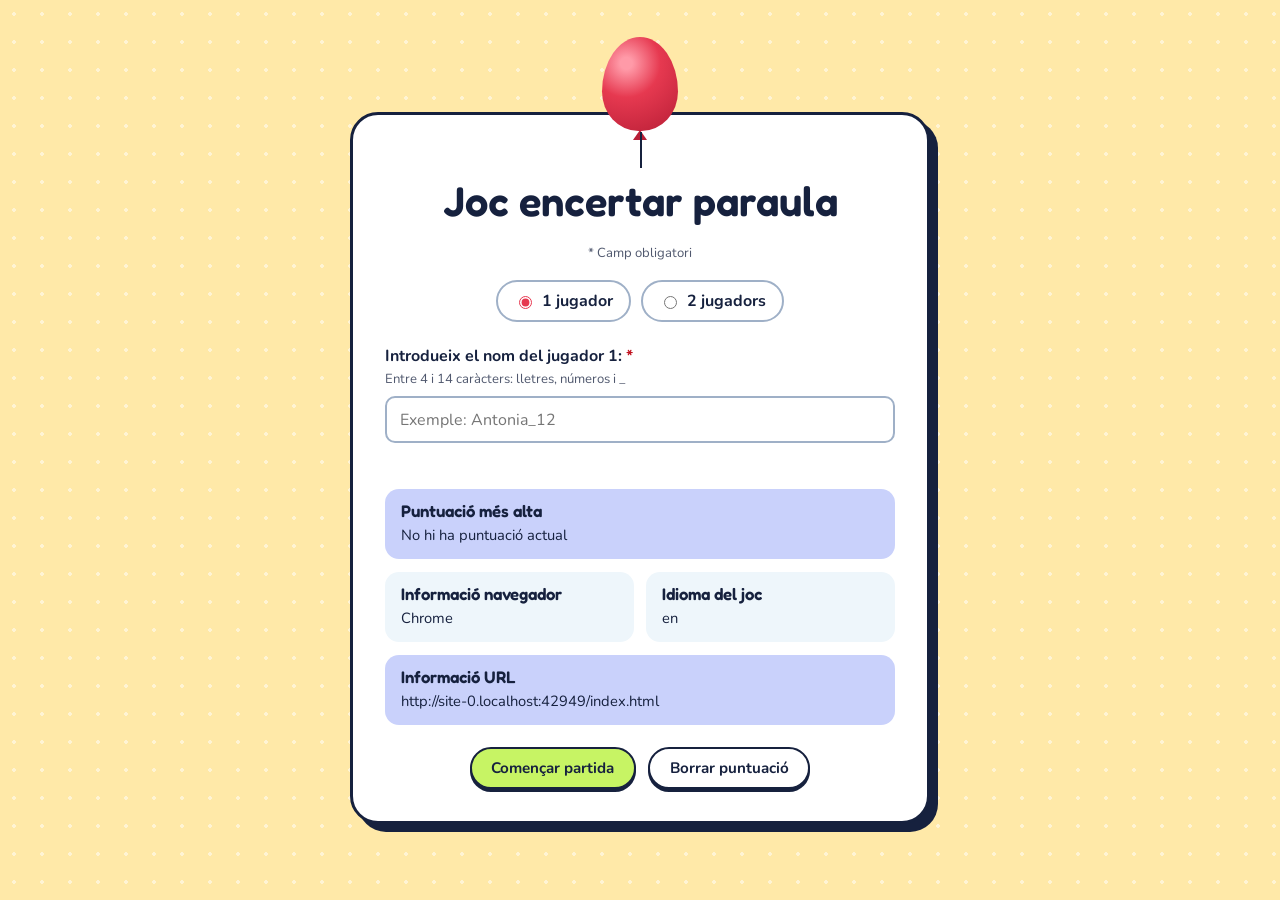
<file: index.html>
<!DOCTYPE html>
<html lang="ca">
<head>
  <meta charset="UTF-8">
  <meta name="viewport" content="width=device-width, initial-scale=1">
  <title>Joc encertar paraula</title>
  <link rel="preconnect" href="https://fonts.googleapis.com">
  <link rel="preconnect" href="https://fonts.gstatic.com" crossorigin>
  <link rel="stylesheet" href="https://fonts.googleapis.com/css2?family=Fredoka:wght@500;600&family=Nunito:wght@400;700;800&display=swap">
  <link rel="stylesheet" href="css/estils.css">
  <script src="js/index.js" defer></script>
</head>
<body class="pagina-inici">
  <main class="targeta-inici">
    <div class="globus-deco" aria-hidden="true"></div>
    <h1>Joc encertar paraula</h1>

    <form id="formulari-jugadors" novalidate>
      <p class="nota-obligatori">* Camp obligatori</p>

      <fieldset class="selector-jugadors">
        <legend class="sr-nomes">Nombre de jugadors</legend>
        <label><input type="radio" name="num-jugadors" value="1" checked> 1 jugador</label>
        <label><input type="radio" name="num-jugadors" value="2"> 2 jugadors</label>
      </fieldset>

      <div class="camp" id="camp-jugador1">
        <label for="nom-jugador1">Introdueix el nom del jugador 1: <span class="obligatori">*</span></label>
        <small class="pista">Entre 4 i 14 caràcters: lletres, números i _</small>
        <input type="text" id="nom-jugador1" name="nom-jugador1" placeholder="Exemple: Antonia_12" autocomplete="off">
        <p class="missatge" id="missatge-jugador1" role="alert"></p>
      </div>

      <div class="camp" id="camp-jugador2" hidden>
        <label for="nom-jugador2">Introdueix el nom del jugador 2: <span class="obligatori">*</span></label>
        <small class="pista">Entre 4 i 14 caràcters: lletres, números i _</small>
        <input type="text" id="nom-jugador2" name="nom-jugador2" placeholder="Exemple: Manolo15" autocomplete="off">
        <p class="missatge" id="missatge-jugador2" role="alert"></p>
      </div>

      <div class="informacio">
        <section class="destacat">
          <h2>Puntuació més alta</h2>
          <p id="puntuacio-alta">No hi ha puntuació actual</p>
        </section>
        <section>
          <h2>Informació navegador</h2>
          <p id="info-navegador"></p>
        </section>
        <section>
          <h2>Idioma del joc</h2>
          <p id="info-idioma"></p>
        </section>
        <section class="destacat">
          <h2>Informació URL</h2>
          <p id="info-url"></p>
        </section>
      </div>

      <div class="botons">
        <button type="submit" id="boto-comencar" class="boto">Començar partida</button>
        <button type="button" id="boto-borrar" class="boto boto--suau">Borrar puntuació</button>
      </div>
    </form>
  </main>
</body>
</html>
</file>
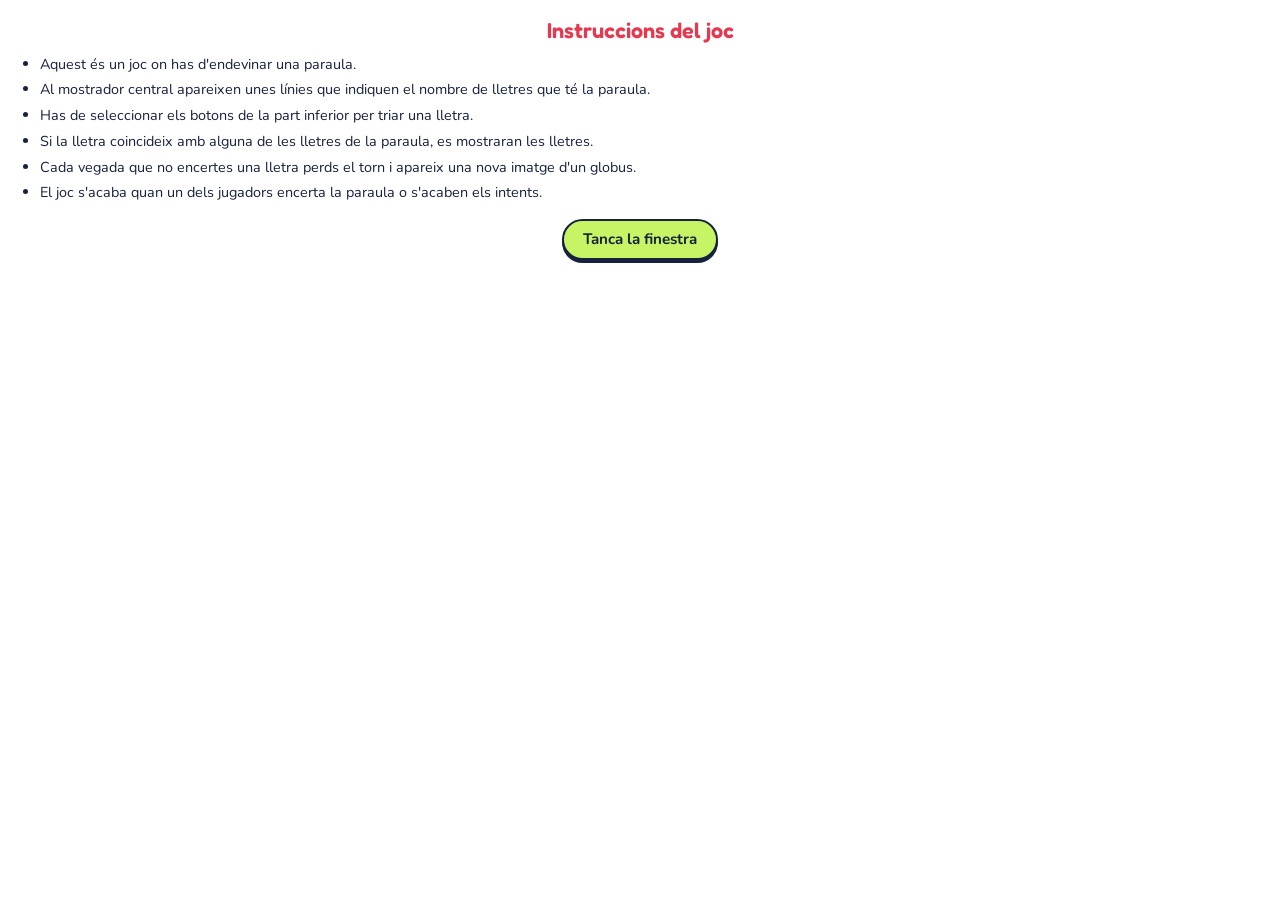
<file: pages/instruccions.html>
<!DOCTYPE html>
<html lang="ca">
<head>
  <meta charset="UTF-8">
  <meta name="viewport" content="width=device-width, initial-scale=1">
  <title>Instruccions del joc</title>
  <link rel="preconnect" href="https://fonts.googleapis.com">
  <link rel="preconnect" href="https://fonts.gstatic.com" crossorigin>
  <link rel="stylesheet" href="https://fonts.googleapis.com/css2?family=Fredoka:wght@500;600&family=Nunito:wght@400;700;800&display=swap">
  <link rel="stylesheet" href="../css/estils.css">
  <script src="../js/instruccions.js" defer></script>
</head>
<body class="pagina-instruccions">
  <main class="quadre">
    <h1>Instruccions del joc</h1>
    <ul>
      <li>Aquest és un joc on has d'endevinar una paraula.</li>
      <li>Al mostrador central apareixen unes línies que indiquen el nombre de lletres que té la paraula.</li>
      <li>Has de seleccionar els botons de la part inferior per triar una lletra.</li>
      <li>Si la lletra coincideix amb alguna de les lletres de la paraula, es mostraran les lletres.</li>
      <li>Cada vegada que no encertes una lletra perds el torn i apareix una nova imatge d'un globus.</li>
      <li>El joc s'acaba quan un dels jugadors encerta la paraula o s'acaben els intents.</li>
    </ul>
    <button type="button" id="tancar-finestra" class="boto">Tanca la finestra</button>
  </main>
</body>
</html>
</file>
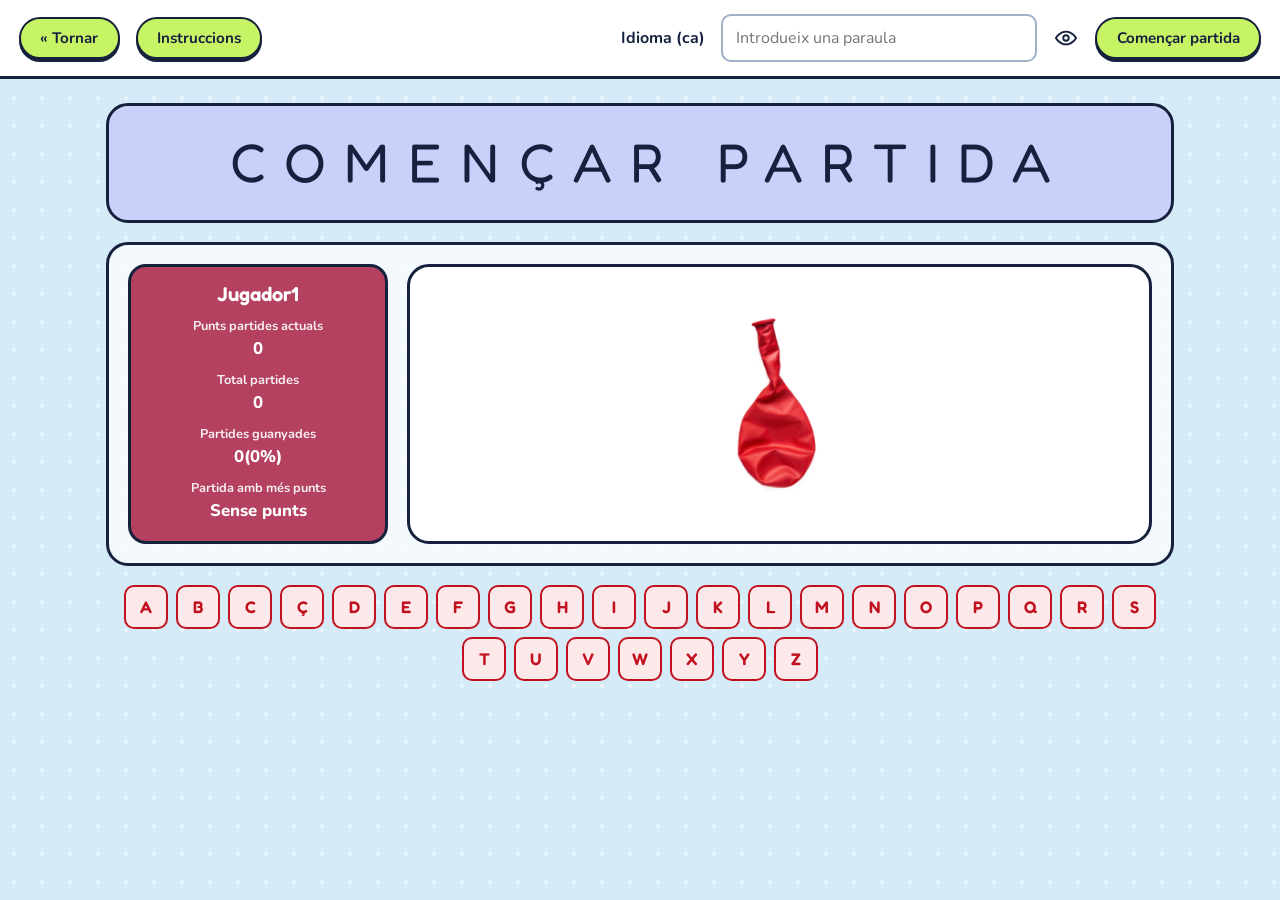
<file: pages/joc.html>
<!DOCTYPE html>
<html lang="ca">
<head>
  <meta charset="UTF-8">
  <meta name="viewport" content="width=device-width, initial-scale=1">
  <title>Joc encertar paraula</title>
  <link rel="preconnect" href="https://fonts.googleapis.com">
  <link rel="preconnect" href="https://fonts.gstatic.com" crossorigin>
  <link rel="stylesheet" href="https://fonts.googleapis.com/css2?family=Fredoka:wght@500;600&family=Nunito:wght@400;700;800&display=swap">
  <link rel="stylesheet" href="../css/estils.css">
  <script src="../js/joc.js" defer></script>
</head>
<body class="pagina-joc">

  <header class="capcalera">
    <button type="button" id="boto-tornar" class="boto">&laquo; Tornar</button>
    <button type="button" id="boto-instruccions" class="boto">Instruccions</button>
    <p class="idioma">Idioma (<span id="idioma-navegador">ca</span>)</p>

    <form id="formulari-paraula" class="formulari-paraula" novalidate>
      <label for="paraula-input" class="sr-nomes">Paraula secreta</label>
      <input type="password" id="paraula-input" placeholder="Introdueix una paraula" autocomplete="off">
      <button type="button" id="boto-ull" class="boto-ull" aria-label="Mostrar la paraula" aria-pressed="false">
        <svg viewBox="0 0 24 24" width="22" height="22" aria-hidden="true" fill="none" stroke="currentColor" stroke-width="2" stroke-linecap="round" stroke-linejoin="round">
          <path d="M1 12s4-7 11-7 11 7 11 7-4 7-11 7S1 12 1 12z"/>
          <circle cx="12" cy="12" r="3"/>
          <line class="ull-ratllat" x1="3" y1="21" x2="21" y2="3"/>
        </svg>
      </button>
      <button type="submit" id="boto-comencar-partida" class="boto">Començar partida</button>
    </form>
  </header>

  <main class="joc">
    <section id="paraula-secreta" class="paraula" aria-live="polite">Començar partida</section>

    <section class="tauler">
      <aside id="targeta-jugador1" class="targeta-jugador">
        <h2 id="nom-jugador-1">Jugador 1</h2>
        <dl>
          <div><dt>Punts partides actuals</dt><dd id="punts-actuals-1">0</dd></div>
          <div><dt>Total partides</dt><dd id="total-partides-1">0</dd></div>
          <div><dt>Partides guanyades</dt><dd id="partides-guanyades-1">0</dd></div>
          <div><dt>Partida amb més punts</dt><dd id="partida-maxima-1">Sense punts</dd></div>
        </dl>
      </aside>

      <figure class="globus">
        <img id="imatge-globus" src="../img/globus-0.png" alt="Globus de la partida">
      </figure>

      <!-- Només es mostra a la branca multijugador -->
      <aside id="targeta-jugador2" class="targeta-jugador" hidden>
        <h2 id="nom-jugador-2">Jugador 2</h2>
        <dl>
          <div><dt>Punts partides actuals</dt><dd id="punts-actuals-2">0</dd></div>
          <div><dt>Total partides</dt><dd id="total-partides-2">0</dd></div>
          <div><dt>Partides guanyades</dt><dd id="partides-guanyades-2">0</dd></div>
          <div><dt>Partida amb més punts</dt><dd id="partida-maxima-2">Sense punts</dd></div>
        </dl>
      </aside>
    </section>

    <!-- Els botons de les lletres es creen amb createElement -->
    <section id="botons-lletres" class="lletres" aria-label="Lletres"></section>
  </main>

  <dialog id="dialeg-error" class="dialeg">
    <p id="missatge-error"></p>
    <button type="button" id="tancar-dialeg" class="boto">Tancar</button>
  </dialog>

</body>
</html>
</file>
<file: css/estils.css>
/* ===== Variables i base compartida ===== */
:root {
  --fons: #d6ebf8;            /* el JS el canvia segons el navegador */
  --tinta: #16213e;
  --globus: #e63950;
  --llima: #c7f464;
  --verd: #1a7f4f;
  --verd-clar: #b9ee9b;
  --vermell: #c1121f;
  --vermell-clar: #fde8ea;
  --targeta: #b4415f;
  --paper: #ffffff;
  --paraula: #c9d1fb;
  --linia: #9fb0c7;
  --font-titol: "Fredoka", "Trebuchet MS", system-ui, sans-serif;
  --font-text: "Nunito", "Segoe UI", system-ui, sans-serif;
}

*, *::before, *::after { box-sizing: border-box; }
[hidden] { display: none !important; }

body {
  margin: 0;
  min-height: 100vh;
  font-family: var(--font-text);
  line-height: 1.5;
  color: var(--tinta);
  background-color: var(--fons);
  background-image: radial-gradient(rgba(255, 255, 255, .5) 2px, transparent 2px);
  background-size: 28px 28px;
}

h1, h2 { margin: 0; font-family: var(--font-titol); font-weight: 600; line-height: 1.15; }

.sr-nomes {
  position: absolute; width: 1px; height: 1px; overflow: hidden;
  clip: rect(0 0 0 0); white-space: nowrap;
}

:focus-visible { outline: 3px solid var(--globus); outline-offset: 3px; }

/* ===== Botons ===== */
.boto {
  font: 700 .95rem var(--font-text);
  color: var(--tinta);
  background: var(--llima);
  border: 2px solid var(--tinta);
  border-radius: 999px;
  padding: .55rem 1.2rem;
  cursor: pointer;
  box-shadow: 0 3px 0 var(--tinta);
  transition: transform .08s, box-shadow .08s;
}
.boto:hover { transform: translateY(-1px); box-shadow: 0 4px 0 var(--tinta); }
.boto:active { transform: translateY(3px); box-shadow: 0 0 0 var(--tinta); }
.boto:disabled { opacity: .45; cursor: not-allowed; transform: none; box-shadow: none; }
.boto--suau { background: var(--paper); }

/* ===== Camps de formulari i validació ===== */
input[type="text"], input[type="password"] {
  width: 100%;
  font: inherit;
  color: var(--tinta);
  background: var(--paper);
  padding: .6rem .8rem;
  border: 2px solid var(--linia);
  border-radius: 10px;
}
input.correcte { border-color: var(--verd); }
input.incorrecte { border-color: var(--vermell); }

.missatge { margin: .3rem 0 0; min-height: 1.3em; font-size: .88rem; font-weight: 700; }
.missatge.error { color: var(--vermell); }
.missatge.ok { color: var(--verd); }
.missatge.ok::before { content: "\2713\00a0"; }

@media (prefers-reduced-motion: reduce) {
  *, *::before, *::after { animation: none !important; transition: none !important; }
}


/* ===== Pàgina inicial ===== */
.pagina-inici {
  display: flex;
  justify-content: center;
  align-items: flex-start;
  padding: 7rem 1rem 3rem;
}

.targeta-inici {
  position: relative;
  width: min(100%, 580px);
  padding: 0 2rem 2rem;
  background: var(--paper);
  border: 3px solid var(--tinta);
  border-radius: 28px;
  box-shadow: 8px 8px 0 var(--tinta);
}

/* Globus decoratiu només amb CSS: l'element memorable de la pàgina */
.globus-deco {
  position: relative;
  width: 76px;
  height: 94px;
  margin: -78px auto 46px;
  background: radial-gradient(circle at 32% 28%, #ff9aa8 0 7%, var(--globus) 40%, #b81e36 100%);
  border-radius: 50% 50% 48% 48% / 58% 58% 42% 42%;
  animation: flotar 4s ease-in-out infinite;
}
.globus-deco::before {
  content: "";
  position: absolute;
  left: 50%;
  bottom: -9px;
  transform: translateX(-50%);
  border-left: 7px solid transparent;
  border-right: 7px solid transparent;
  border-bottom: 10px solid #b81e36;
}
.globus-deco::after {
  content: "";
  position: absolute;
  left: 50%;
  top: 100%;
  width: 2px;
  height: 36px;
  margin-top: 1px;
  background: var(--tinta);
}
@keyframes flotar {
  0%, 100% { transform: translateY(0); }
  50% { transform: translateY(-8px); }
}

.targeta-inici h1 { margin-bottom: 1.2rem; text-align: center; font-size: clamp(1.9rem, 5vw, 2.6rem); }

.nota-obligatori { margin: 0 0 1rem; text-align: center; font-size: .82rem; opacity: .75; }

.selector-jugadors {
  display: flex;
  justify-content: center;
  gap: .6rem;
  margin: 0 0 1.4rem;
  padding: 0;
  border: 0;
}
.selector-jugadors label {
  display: flex;
  align-items: center;
  gap: .45rem;
  padding: .45rem 1rem;
  font-weight: 700;
  cursor: pointer;
  border: 2px solid var(--linia);
  border-radius: 999px;
}
.selector-jugadors input { accent-color: var(--globus); }

.camp { margin-bottom: .9rem; }
.camp label { display: block; font-weight: 700; }
.obligatori { color: var(--vermell); }
.pista { display: block; margin: .1rem 0 .4rem; font-size: .82rem; opacity: .75; }

.informacio {
  display: grid;
  grid-template-columns: 1fr 1fr;
  gap: .8rem;
  margin: 1.4rem 0;
}
.informacio section { padding: .8rem 1rem; background: #eef6fb; border-radius: 14px; }
.informacio .destacat { grid-column: 1 / -1; background: var(--paraula); }
.informacio h2 { margin-bottom: .2rem; font-size: 1.05rem; }
.informacio p { margin: 0; font-size: .92rem; overflow-wrap: anywhere; }

.botons { display: flex; flex-wrap: wrap; justify-content: center; gap: .8rem; }

@media (max-width: 520px) {
  .targeta-inici { padding: 0 1.2rem 1.5rem; }
  .informacio { grid-template-columns: 1fr; }
}


/* ===== Pàgina del joc ===== */

/* Capçalera */
.capcalera {
  display: flex;
  flex-wrap: wrap;
  align-items: center;
  gap: .8rem 1rem;
  padding: .9rem 1.2rem;
  background: var(--paper);
  border-bottom: 3px solid var(--tinta);
}
.idioma { margin: 0 0 0 auto; font-weight: 700; }

.formulari-paraula { display: flex; align-items: center; gap: .5rem; flex: 1 1 380px; max-width: 540px; }
.formulari-paraula input { flex: 1; }

.boto-ull {
  display: grid;
  place-items: center;
  flex: none;
  width: 42px;
  height: 42px;
  color: var(--tinta);
  background: transparent;
  border: 0;
  border-radius: 50%;
  cursor: pointer;
}
.boto-ull:hover, .boto-ull[aria-pressed="true"] { background: var(--paraula); }
.ull-ratllat { display: none; }
.boto-ull[aria-pressed="true"] .ull-ratllat { display: block; }

/* Contingut */
.joc { display: grid; gap: 1.2rem; max-width: 1100px; margin: 1.5rem auto 2.5rem; padding: 0 1rem; }

/* Paraula secreta */
.paraula {
  display: flex;
  justify-content: center;
  align-items: center;
  min-height: 6.5rem;
  padding: 1rem;
  font-family: var(--font-titol);
  font-size: clamp(1.8rem, 6vw, 3.4rem);
  letter-spacing: .35em;
  text-indent: .35em;
  text-align: center;
  text-transform: uppercase;
  overflow-wrap: anywhere;
  background: var(--paraula);
  border: 3px solid var(--tinta);
  border-radius: 22px;
  transition: background-color .3s;
}
.paraula.guanyada { background: var(--verd-clar); }
.paraula.perduda { color: #fff; background: var(--vermell); }

/* Tauler: targeta jugador 1 | globus | (targeta jugador 2) */
.tauler {
  display: grid;
  grid-template-columns: minmax(190px, 260px) 1fr;
  grid-auto-columns: minmax(190px, 260px);
  gap: 1.2rem;
  padding: 1.2rem;
  background: rgba(255, 255, 255, .72);
  border: 3px solid var(--tinta);
  border-radius: 22px;
}

.targeta-jugador {
  padding: 1rem;
  text-align: center;
  color: #fff;
  background: var(--targeta);
  border: 3px solid var(--tinta);
  border-radius: 18px;
  transition: background-color .25s;
}
.targeta-jugador.torn-actiu { background: var(--verd); }
.targeta-jugador.torn-inactiu { background: var(--targeta); }
.targeta-jugador h2 { margin-bottom: .7rem; font-size: 1.25rem; overflow-wrap: anywhere; }
.targeta-jugador dl { display: grid; gap: .6rem; margin: 0; }
.targeta-jugador dt { font-size: .8rem; font-weight: 700; opacity: .92; }
.targeta-jugador dd { margin: 0; font-size: 1.05rem; font-weight: 800; }

.globus {
  display: grid;
  place-items: center;
  min-height: 280px;
  margin: 0;
  background: var(--paper);
  border: 3px solid var(--tinta);
  border-radius: 22px;
}
.globus img { max-width: 80%; max-height: 260px; object-fit: contain; }

/* Botons de lletres (creats dinàmicament) */
.lletres { display: flex; flex-wrap: wrap; justify-content: center; gap: .5rem; }
.lletra {
  width: 44px;
  height: 44px;
  font: 600 1.05rem var(--font-titol);
  text-transform: uppercase;
  color: var(--tinta);
  background: var(--llima);
  border: 2px solid var(--tinta);
  border-radius: 10px;
  cursor: pointer;
  transition: transform .08s;
}
.lletra:hover:not(:disabled) { transform: translateY(-2px); }
/* Deshabilitat (abans de començar o ja triat): lletra i vora vermelles */
.lletra:disabled {
  color: var(--vermell);
  background: var(--vermell-clar);
  border-color: var(--vermell);
  cursor: not-allowed;
}

/* Diàleg d'errors (showModal) */
.dialeg {
  width: min(92vw, 420px);
  padding: 1.6rem;
  text-align: center;
  font-weight: 700;
  color: var(--vermell);
  background: var(--paper);
  border: 3px solid var(--vermell);
  border-radius: 20px;
}
.dialeg::backdrop { background: rgba(22, 33, 62, .65); }
.dialeg p { margin: 0 0 1.2rem; font-size: 1.1rem; }

@media (max-width: 760px) {
  .idioma { margin-left: 0; }
  .formulari-paraula { flex-basis: 100%; max-width: none; }
  .tauler { grid-template-columns: 1fr; }
  .lletra { width: 40px; height: 40px; }
}


/* ===== Finestra d'instruccions (400 x 400) ===== */
.pagina-instruccions { background-color: var(--paper); background-image: none; }

.quadre { padding: 1.1rem 1.4rem; text-align: center; }
.quadre h1 { margin-bottom: .7rem; font-size: 1.35rem; color: var(--globus); }
.quadre ul { margin: 0 0 1rem; padding-left: 1.1rem; text-align: left; font-size: .9rem; line-height: 1.4; }
.quadre li { margin-bottom: .35rem; }
</file>
